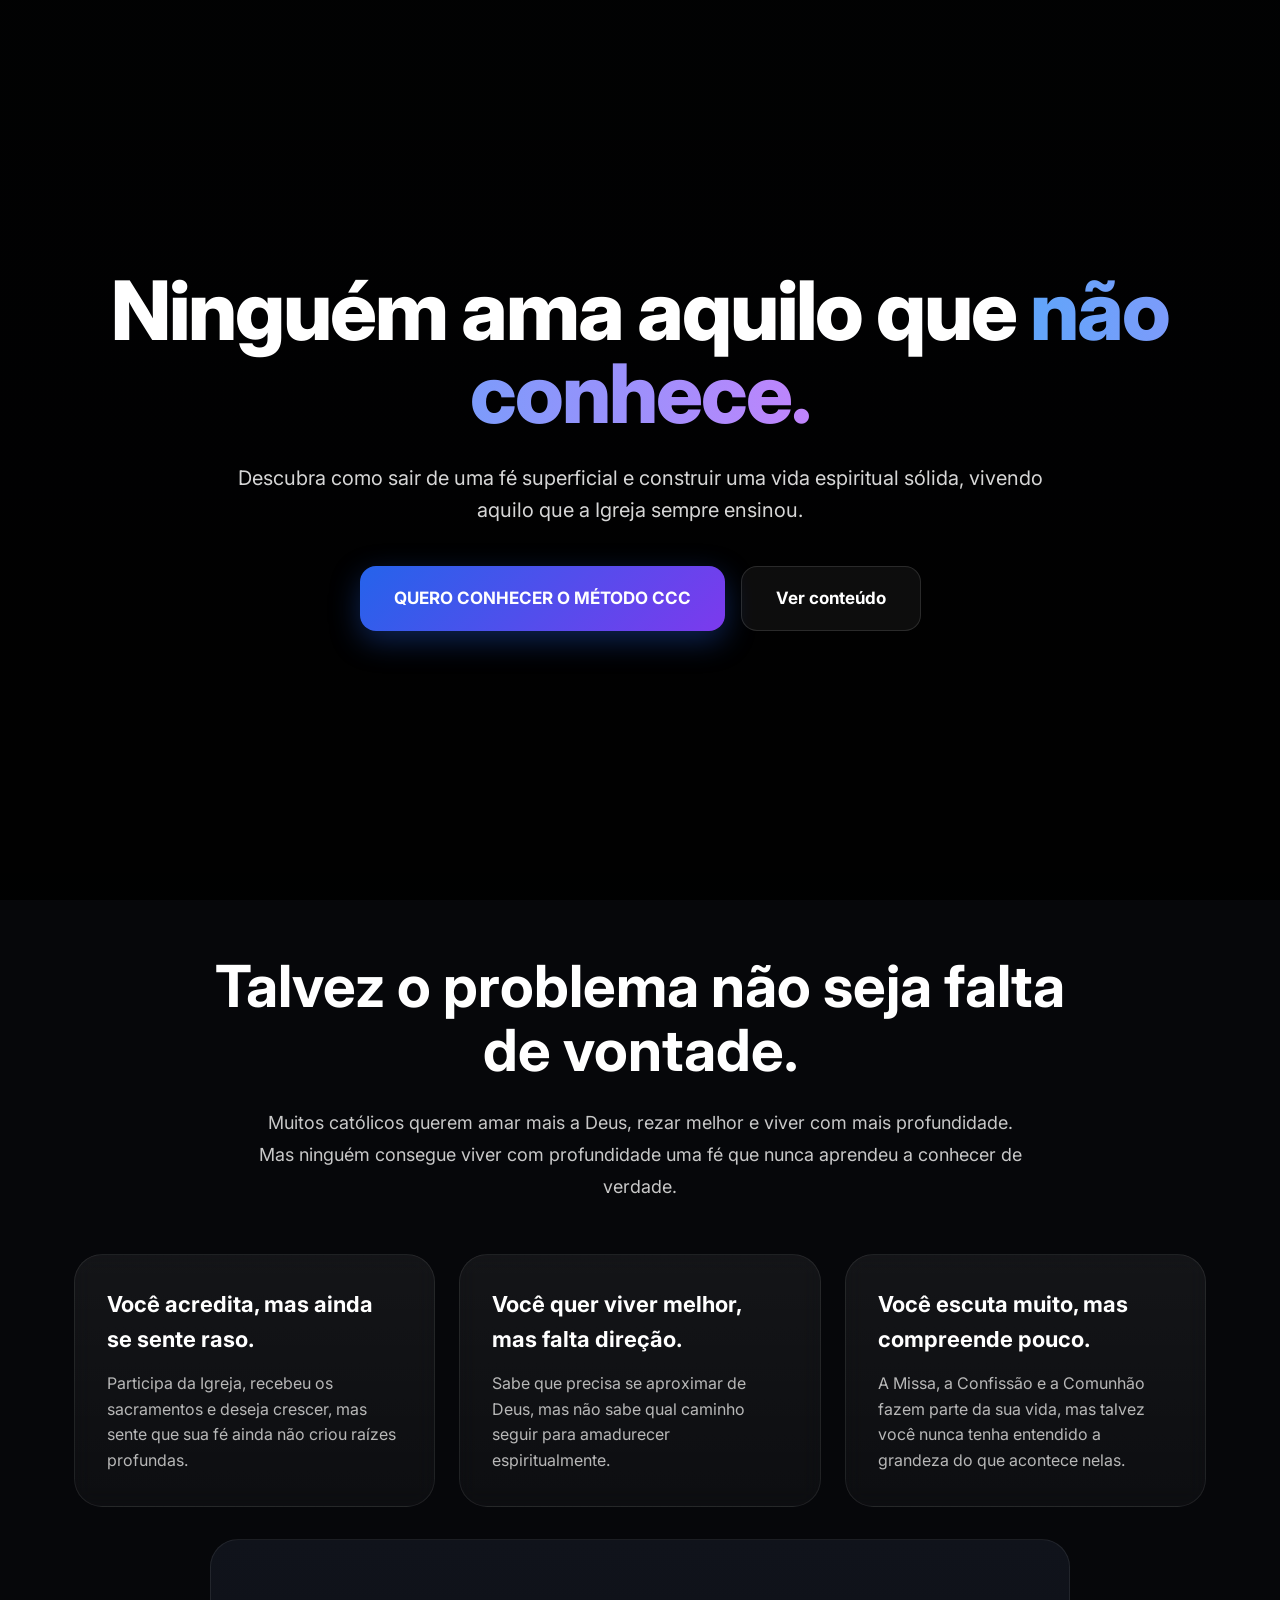
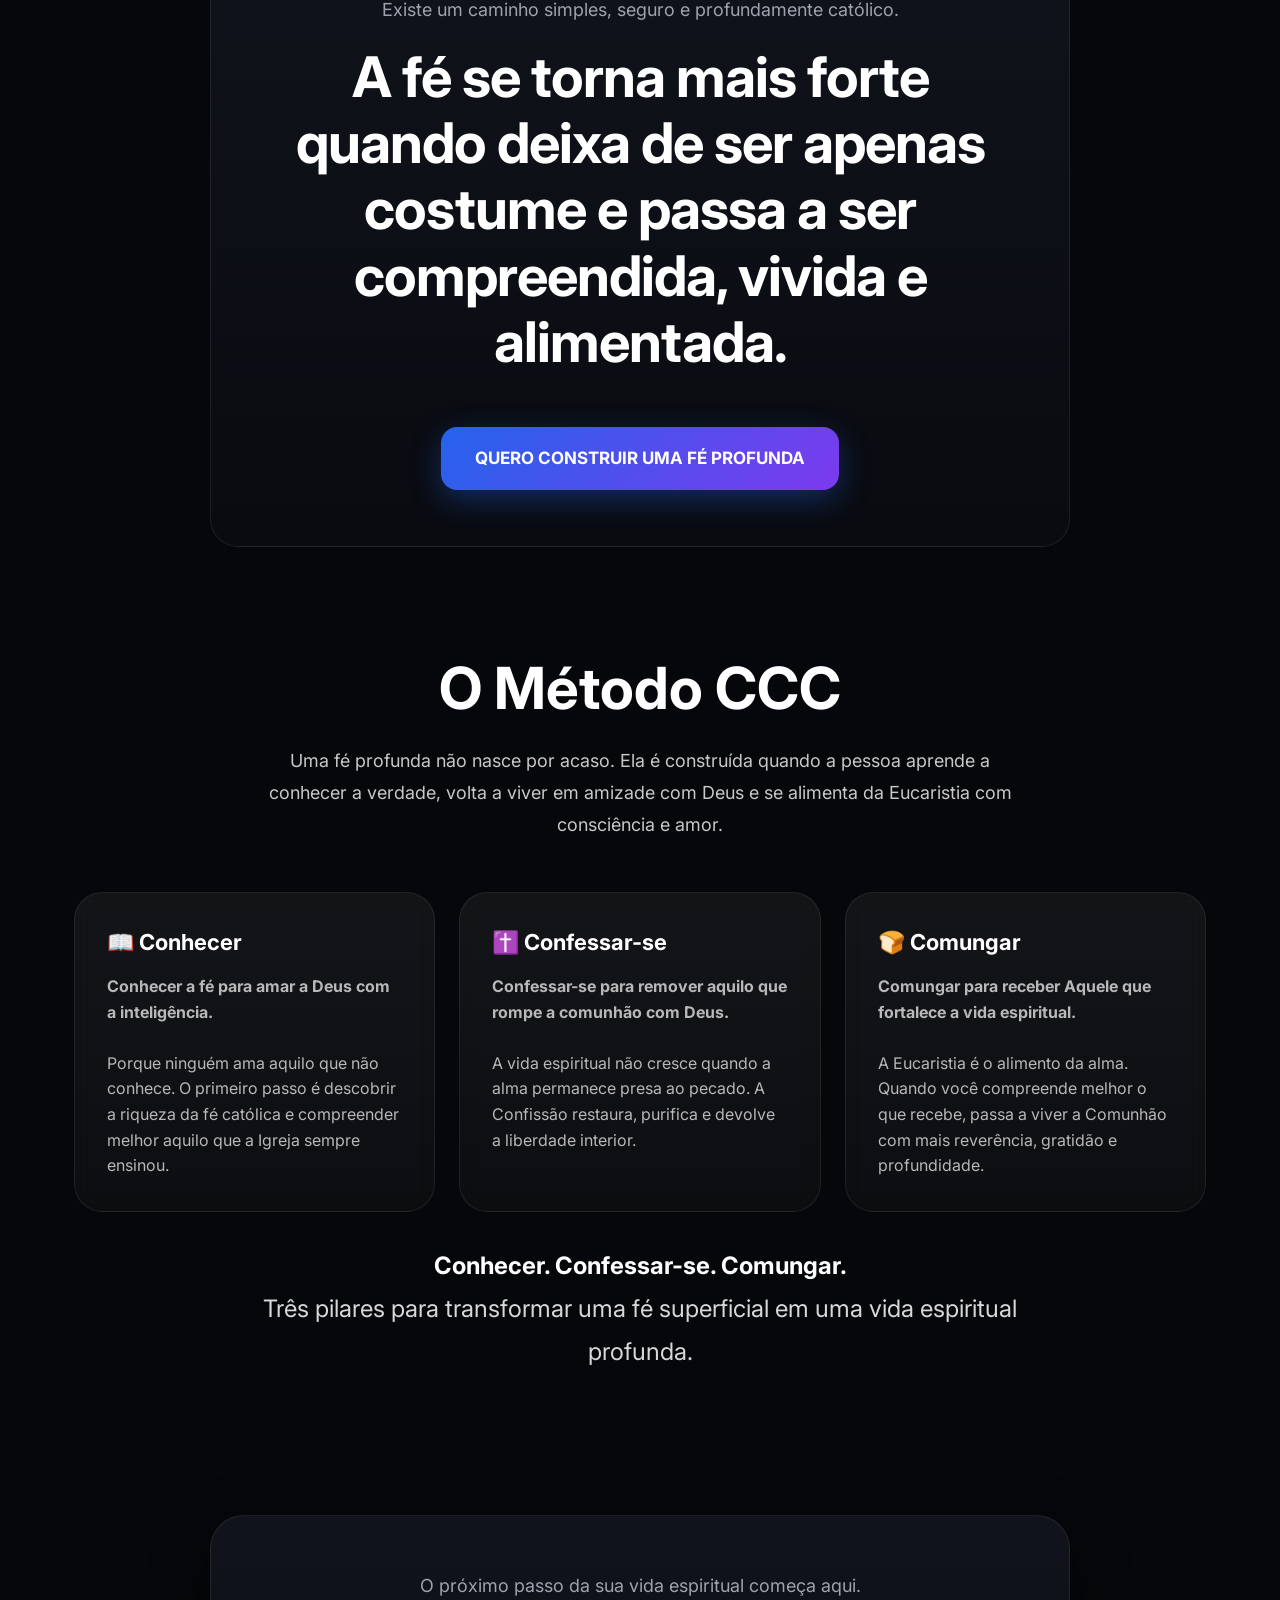
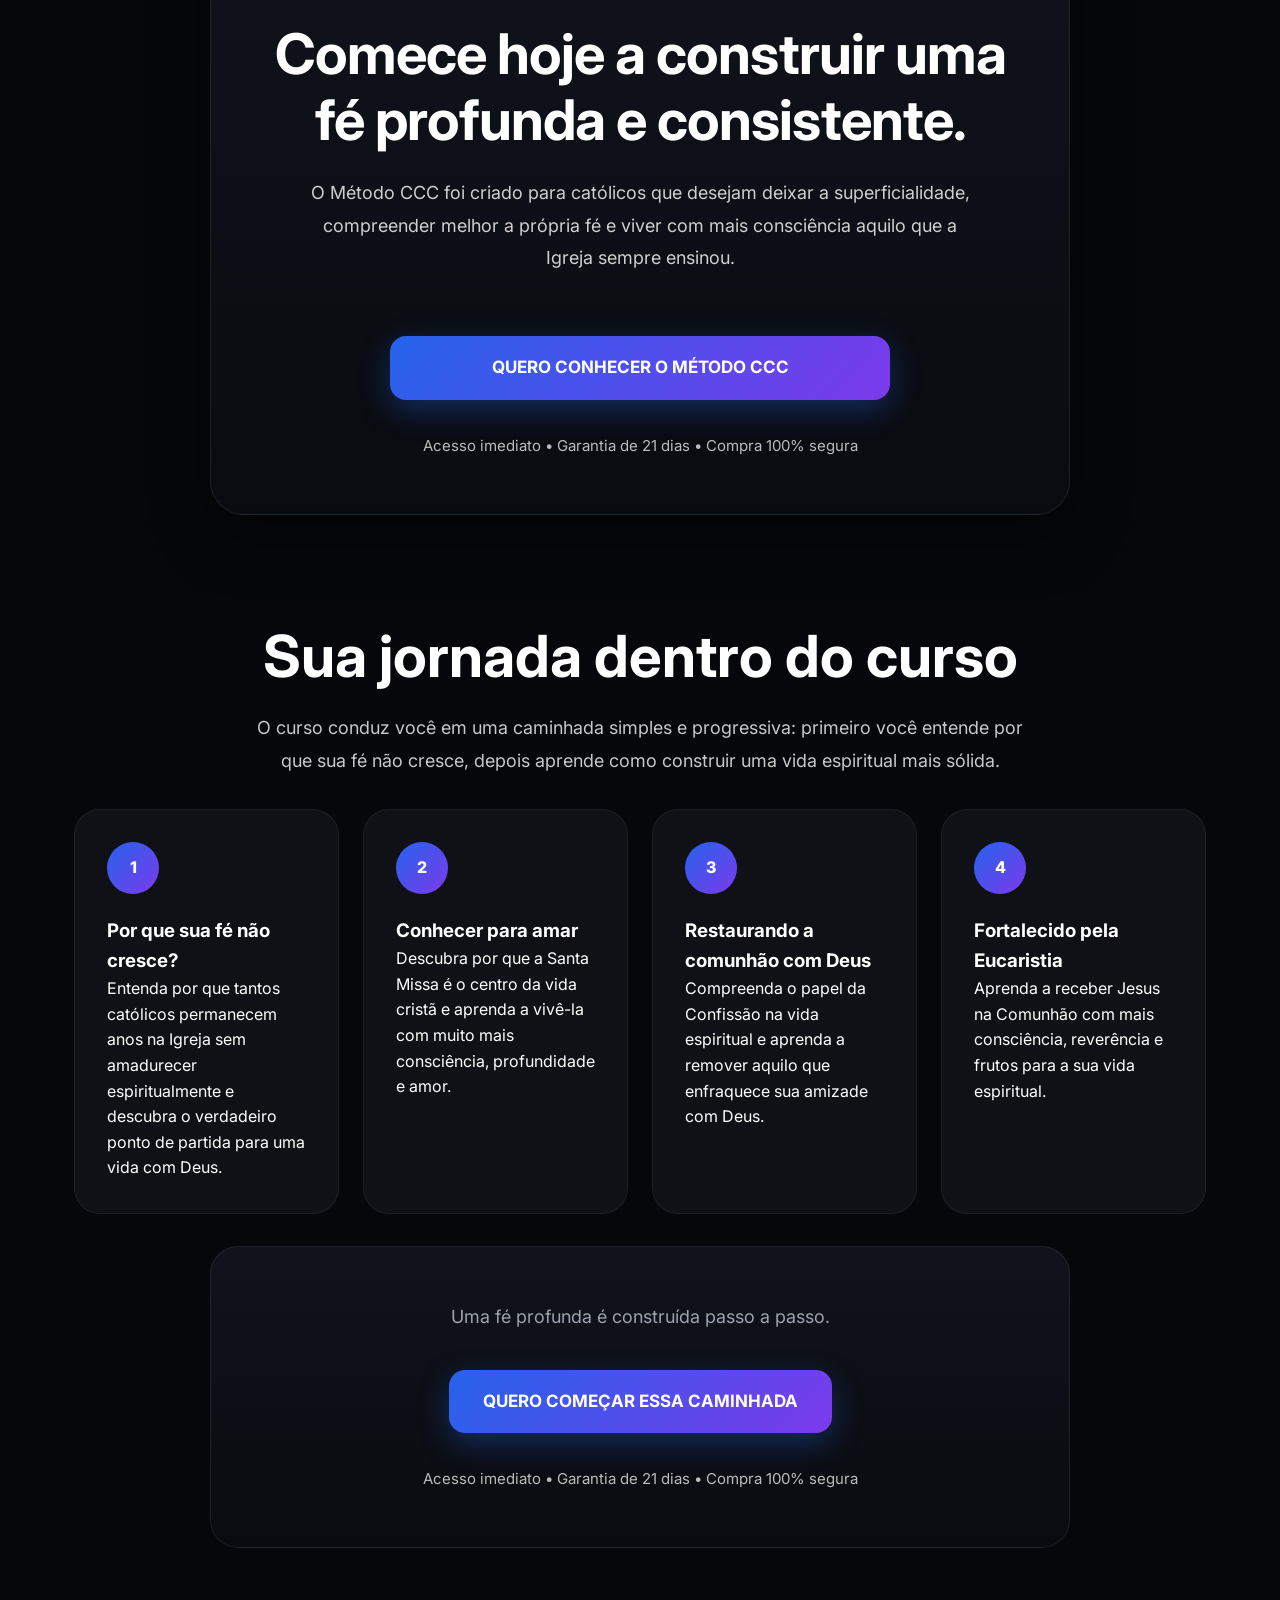
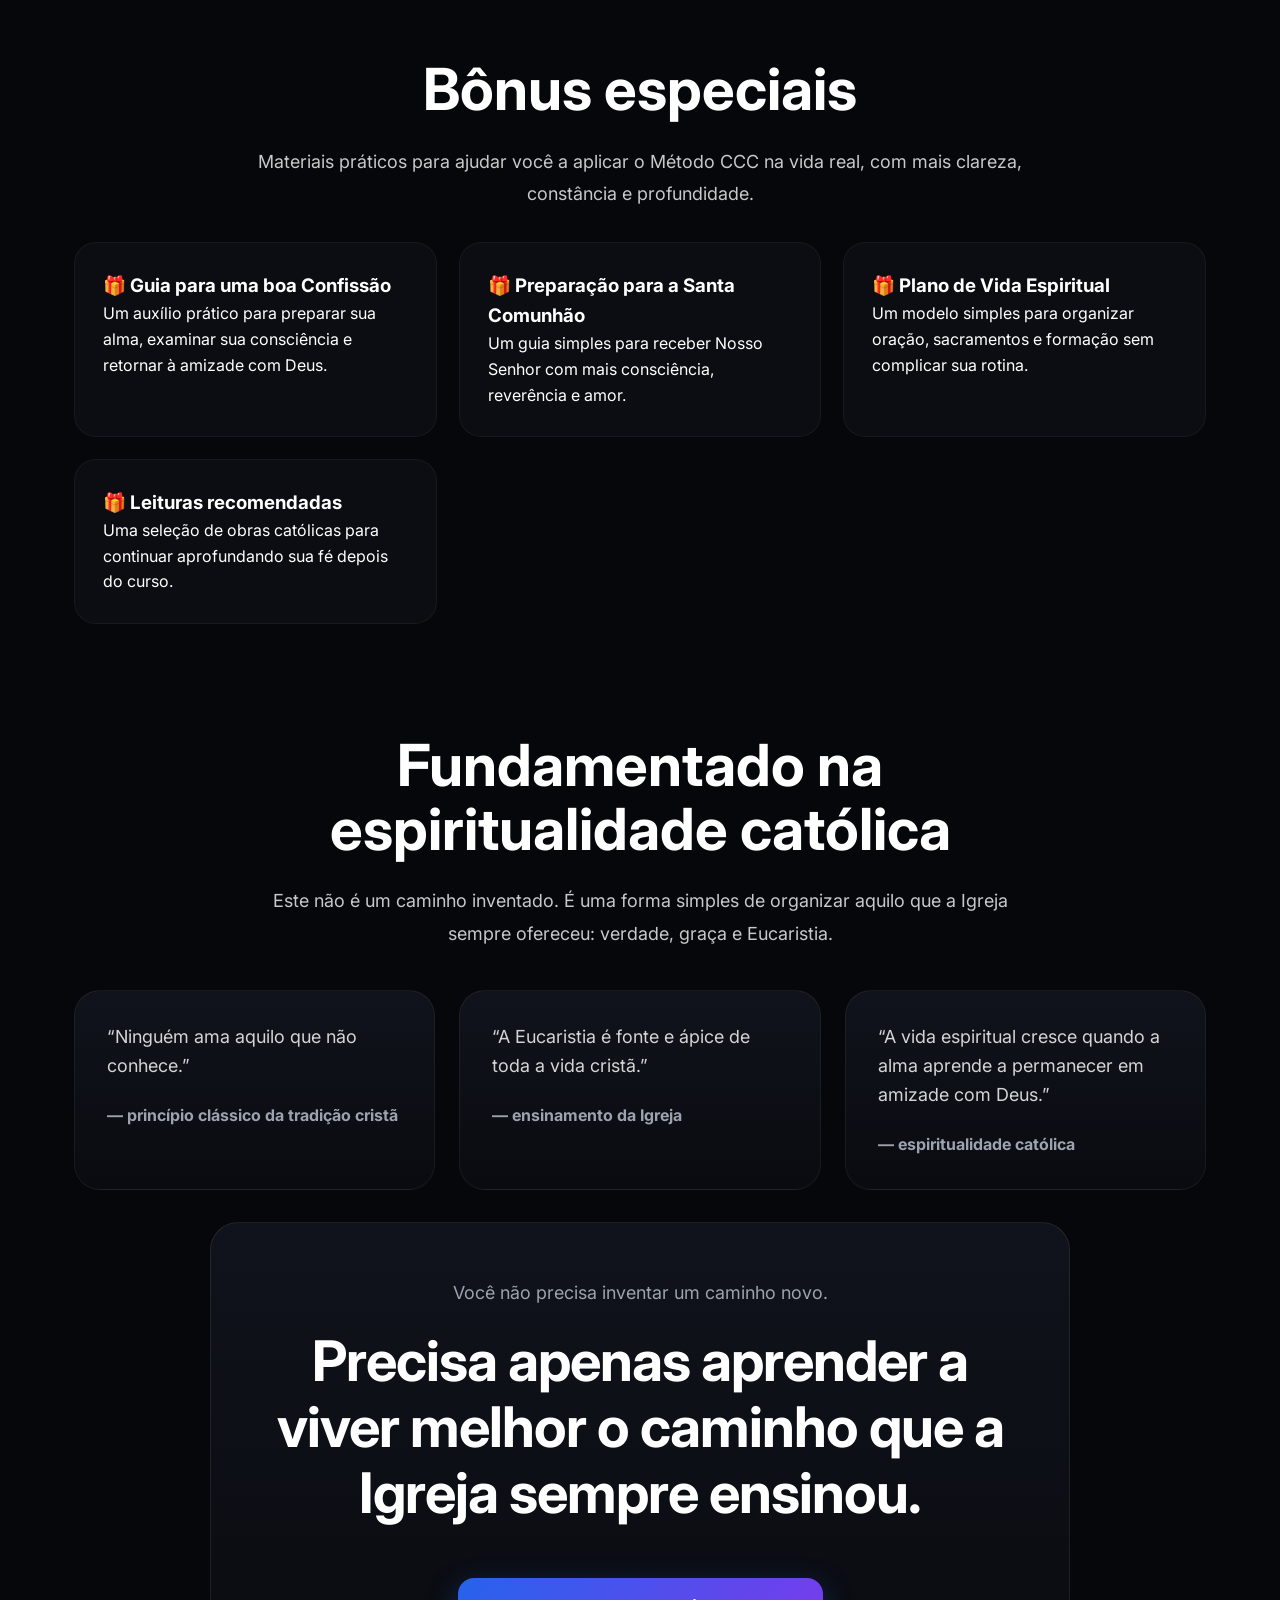
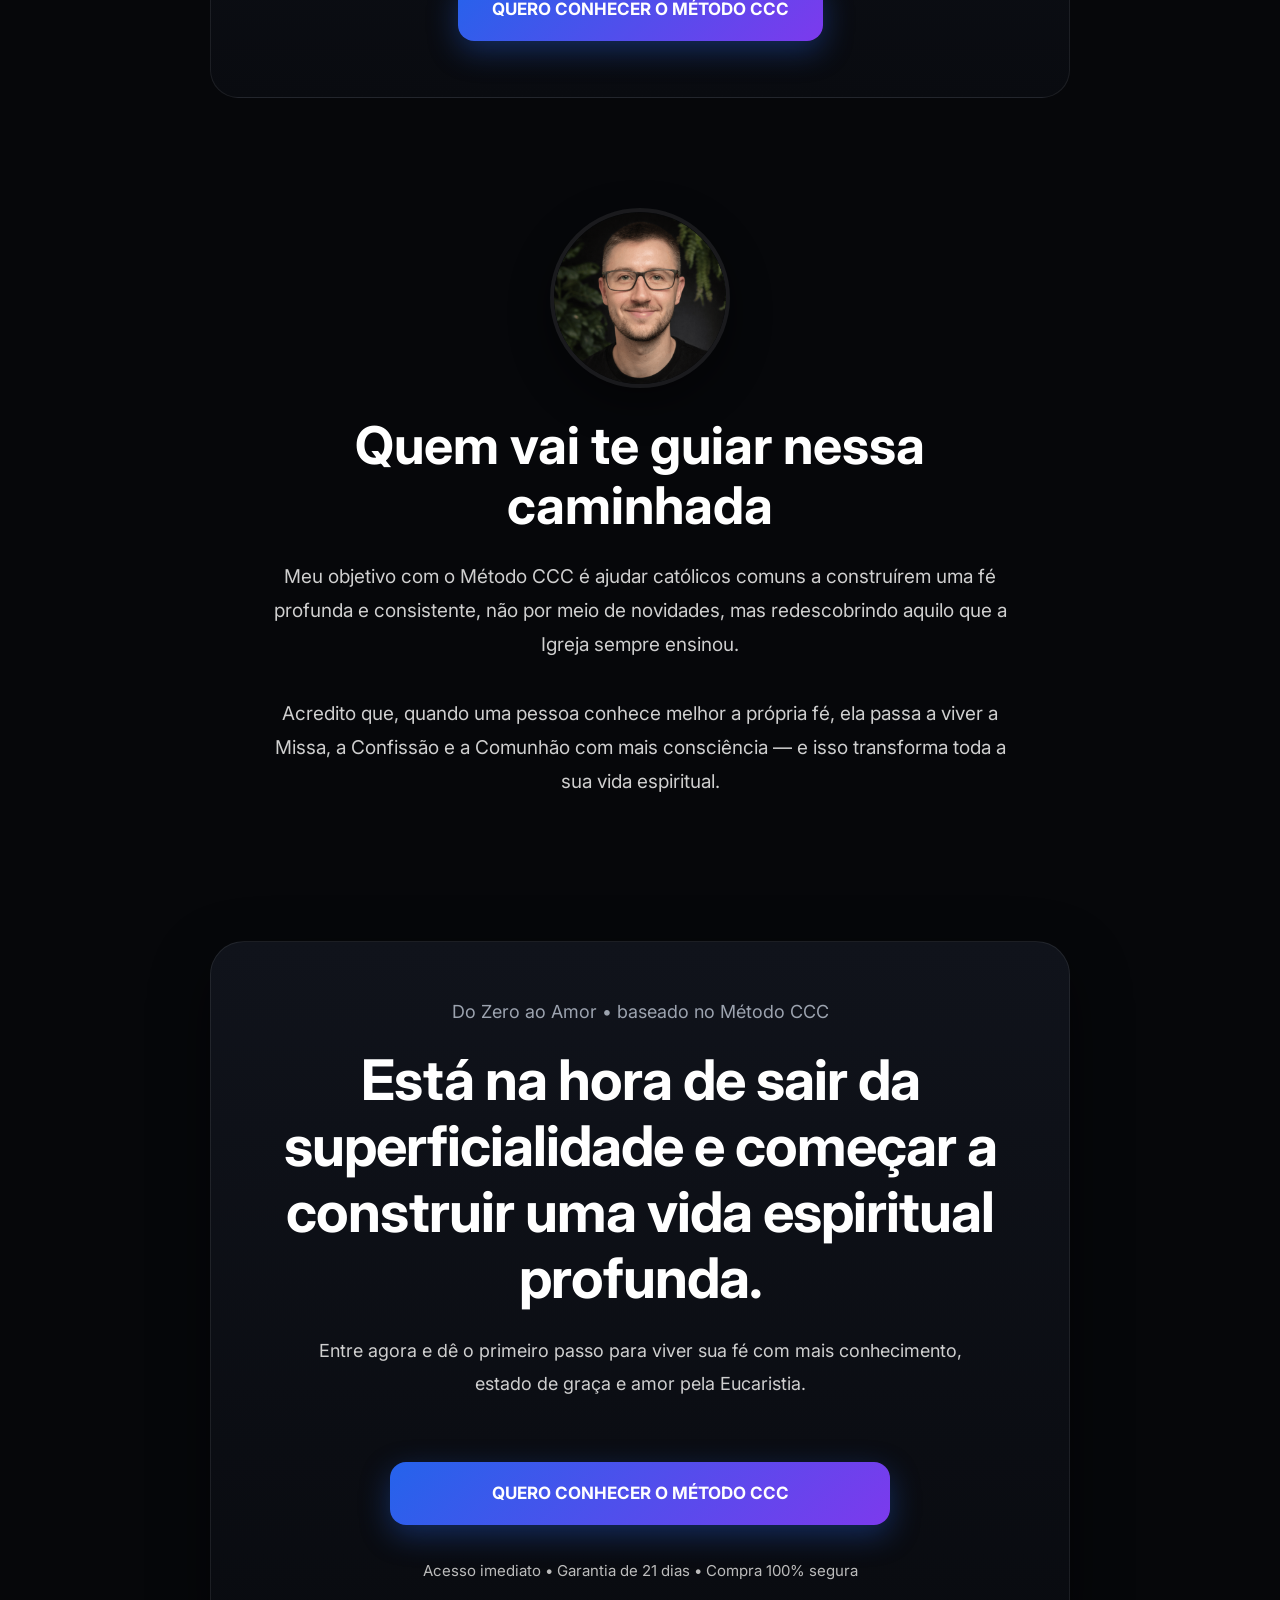
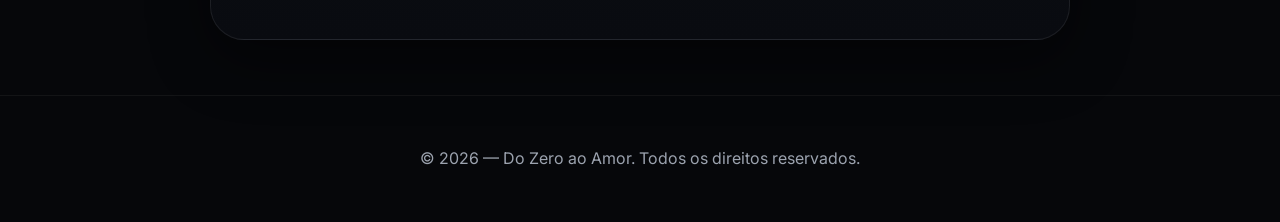
<file: index.html>
<!DOCTYPE html>
<html lang="pt-BR">

<head>
    <meta charset="UTF-8">
    <meta name="viewport" content="width=device-width, initial-scale=1.0">
    <title>Do Zero ao Amor • Método CCC</title>
    <link rel="preconnect" href="https://fonts.googleapis.com">
    <link rel="preconnect" href="https://fonts.gstatic.com" crossorigin>
    <link href="https://fonts.googleapis.com/css2?family=Inter:wght@400;500;600;700;800&display=swap" rel="stylesheet">
    <link rel="stylesheet" href="style.css">
</head>

<body>

    <section class="hero">
        <div class="container">
            <h1>Ninguém ama aquilo que <span class="highlight">não conhece.</span></h1>
            <p>Descubra como sair de uma fé superficial e construir uma vida espiritual sólida, vivendo aquilo que a
                Igreja sempre ensinou.</p>
            <div class="cta-group">
                <a href="https://tiagojensen.github.io/closed-class/" class="btn btn-primary">QUERO CONHECER O
                    MÉTODO CCC</a>
                <a href="#conteudo" class="btn btn-secondary">Ver conteúdo</a>
            </div>
        </div>
    </section>

    <section>
        <div class="container">
            <div class="section-title">
                <h2>Talvez o problema não seja falta de vontade.</h2>
                <p>Muitos católicos querem amar mais a Deus, rezar melhor e viver com mais profundidade. Mas ninguém
                    consegue viver com profundidade uma fé que nunca aprendeu a conhecer de verdade.</p>
            </div>
            <div class="cards">
                <div class="card">
                    <h3>Você acredita, mas ainda se sente raso.</h3>
                    <p>Participa da Igreja, recebeu os sacramentos e deseja crescer, mas sente que sua fé ainda não
                        criou raízes profundas.</p>
                </div>
                <div class="card">
                    <h3>Você quer viver melhor, mas falta direção.</h3>
                    <p>Sabe que precisa se aproximar de Deus, mas não sabe qual caminho seguir para amadurecer
                        espiritualmente.</p>
                </div>
                <div class="card">
                    <h3>Você escuta muito, mas compreende pouco.</h3>
                    <p>A Missa, a Confissão e a Comunhão fazem parte da sua vida, mas talvez você nunca tenha entendido
                        a grandeza do que acontece nelas.</p>
                </div>
            </div>
            <div class="offer-box">
                <div class="offer-small">Existe um caminho simples, seguro e profundamente católico.</div>
                <h2 class="box-title">A fé se torna mais forte quando deixa de ser apenas costume e passa a ser
                    compreendida, vivida e alimentada.</h2>
                <a href="https://tiagojensen.github.io/closed-class/" class="btn btn-primary">QUERO CONSTRUIR
                    UMA FÉ PROFUNDA</a>
            </div>
        </div>
    </section>

    <section id="conteudo">
        <div class="container">
            <div class="section-title">
                <h2>O Método CCC</h2>
                <p>Uma fé profunda não nasce por acaso. Ela é construída quando a pessoa aprende a conhecer a verdade,
                    volta a viver em amizade com Deus e se alimenta da Eucaristia com consciência e amor.</p>
            </div>
            <div class="cards">
                <div class="card">
                    <h3>📖 Conhecer</h3>
                    <p><strong>Conhecer a fé para amar a Deus com a inteligência.</strong><br><br>Porque ninguém ama
                        aquilo que não conhece. O primeiro passo é descobrir a riqueza da fé católica e compreender
                        melhor aquilo que a Igreja sempre ensinou.</p>
                </div>
                <div class="card">
                    <h3>✝️ Confessar-se</h3>
                    <p><strong>Confessar-se para remover aquilo que rompe a comunhão com Deus.</strong><br><br>A vida
                        espiritual não cresce quando a alma permanece presa ao pecado. A Confissão restaura, purifica e
                        devolve a liberdade interior.</p>
                </div>
                <div class="card">
                    <h3>🍞 Comungar</h3>
                    <p><strong>Comungar para receber Aquele que fortalece a vida espiritual.</strong><br><br>A
                        Eucaristia é o alimento da alma. Quando você compreende melhor o que recebe, passa a viver a
                        Comunhão com mais reverência, gratidão e profundidade.</p>
                </div>
            </div>
            <div class="method-summary">
                <p><strong>Conhecer. Confessar-se. Comungar.</strong><br>Três pilares para transformar uma fé
                    superficial em uma vida espiritual profunda.</p>
            </div>
        </div>
    </section>

    <section>
        <div class="container">
            <div class="pricing-box">
                <div class="offer-small">O próximo passo da sua vida espiritual começa aqui.</div>
                <h2 class="box-title">Comece hoje a construir uma fé profunda e consistente.</h2>
                <p class="box-text">O Método CCC foi criado para católicos que desejam deixar a superficialidade,
                    compreender melhor a própria fé e viver com mais consciência aquilo que a Igreja sempre ensinou.</p>
                <a href="https://tiagojensen.github.io/closed-class/" class="btn btn-primary"
                    style="width:100%;max-width:500px;">QUERO CONHECER O MÉTODO CCC</a>
                <div class="guarantee">Acesso imediato • Garantia de 21 dias • Compra 100% segura</div>
            </div>
        </div>
    </section>

    <section>
        <div class="container">
            <div class="section-title">
                <h2>Sua jornada dentro do curso</h2>
                <p>O curso conduz você em uma caminhada simples e progressiva: primeiro você entende por que sua fé não
                    cresce, depois aprende como construir uma vida espiritual mais sólida.</p>
            </div>
            <div class="journey">
                <div class="journey-step">
                    <div class="step-number">1</div>
                    <h3>Por que sua fé não cresce?</h3>
                    <p>Entenda por que tantos católicos permanecem anos na Igreja sem amadurecer espiritualmente e
                        descubra o verdadeiro ponto de partida para uma vida com Deus.</p>
                </div>
                <div class="journey-step">
                    <div class="step-number">2</div>
                    <h3>Conhecer para amar</h3>
                    <p>Descubra por que a Santa Missa é o centro da vida cristã e aprenda a vivê-la com muito mais
                        consciência, profundidade e amor.</p>
                </div>
                <div class="journey-step">
                    <div class="step-number">3</div>
                    <h3>Restaurando a comunhão com Deus</h3>
                    <p>Compreenda o papel da Confissão na vida espiritual e aprenda a remover aquilo que enfraquece sua
                        amizade com Deus.</p>
                </div>
                <div class="journey-step">
                    <div class="step-number">4</div>
                    <h3>Fortalecido pela Eucaristia</h3>
                    <p>Aprenda a receber Jesus na Comunhão com mais consciência, reverência e frutos para a sua vida
                        espiritual.</p>
                </div>
            </div>
            <div class="offer-box">
                <div class="offer-small">Uma fé profunda é construída passo a passo.</div>
                <a href="https://tiagojensen.github.io/closed-class/" class="btn btn-primary">QUERO COMEÇAR
                    ESSA CAMINHADA</a>
                <div class="guarantee">Acesso imediato • Garantia de 21 dias • Compra 100% segura</div>
            </div>
        </div>
    </section>

    <section>
        <div class="container">
            <div class="section-title">
                <h2>Bônus especiais</h2>
                <p>Materiais práticos para ajudar você a aplicar o Método CCC na vida real, com mais clareza, constância
                    e profundidade.</p>
            </div>
            <div class="benefits">
                <div class="benefit">
                    <h3>🎁 Guia para uma boa Confissão</h3>
                    <p>Um auxílio prático para preparar sua alma, examinar sua consciência e retornar à amizade com
                        Deus.</p>
                </div>
                <div class="benefit">
                    <h3>🎁 Preparação para a Santa Comunhão</h3>
                    <p>Um guia simples para receber Nosso Senhor com mais consciência, reverência e amor.</p>
                </div>
                <div class="benefit">
                    <h3>🎁 Plano de Vida Espiritual</h3>
                    <p>Um modelo simples para organizar oração, sacramentos e formação sem complicar sua rotina.</p>
                </div>
                <div class="benefit">
                    <h3>🎁 Leituras recomendadas</h3>
                    <p>Uma seleção de obras católicas para continuar aprofundando sua fé depois do curso.</p>
                </div>
            </div>
        </div>
    </section>

    <section>
        <div class="container">
            <div class="section-title">
                <h2>Fundamentado na espiritualidade católica</h2>
                <p>Este não é um caminho inventado. É uma forma simples de organizar aquilo que a Igreja sempre
                    ofereceu: verdade, graça e Eucaristia.</p>
            </div>
            <div class="testimonial-grid">
                <div class="testimonial">
                    <div class="quote">“Ninguém ama aquilo que não conhece.”</div>
                    <div class="author">— princípio clássico da tradição cristã</div>
                </div>
                <div class="testimonial">
                    <div class="quote">“A Eucaristia é fonte e ápice de toda a vida cristã.”</div>
                    <div class="author">— ensinamento da Igreja</div>
                </div>
                <div class="testimonial">
                    <div class="quote">“A vida espiritual cresce quando a alma aprende a permanecer em amizade com
                        Deus.”</div>
                    <div class="author">— espiritualidade católica</div>
                </div>
            </div>
            <div class="offer-box">
                <div class="offer-small">Você não precisa inventar um caminho novo.</div>
                <h2 class="box-title">Precisa apenas aprender a viver melhor o caminho que a Igreja sempre ensinou.</h2>
                <a href="https://tiagojensen.github.io/closed-class/" class="btn btn-primary">QUERO CONHECER O
                    MÉTODO CCC</a>
            </div>
        </div>
    </section>

    <section>
        <div class="container">
            <div class="profile">
                <img src="logo.png" alt="Tiago Jensen">
                <h2>Quem vai te guiar nessa caminhada</h2>
                <p>Meu objetivo com o Método CCC é ajudar católicos comuns a construírem uma fé profunda e consistente,
                    não por meio de novidades, mas redescobrindo aquilo que a Igreja sempre ensinou.<br><br>Acredito
                    que, quando uma pessoa conhece melhor a própria fé, ela passa a viver a Missa, a Confissão e a
                    Comunhão com mais consciência — e isso transforma toda a sua vida espiritual.</p>
            </div>
        </div>
    </section>

    <section>
        <div class="container">
            <div class="pricing-box">
                <div class="offer-small">Do Zero ao Amor • baseado no Método CCC</div>
                <h2 class="box-title">Está na hora de sair da superficialidade e começar a construir uma vida espiritual
                    profunda.</h2>
                <p class="box-text">Entre agora e dê o primeiro passo para viver sua fé com mais conhecimento, estado de
                    graça e amor pela Eucaristia.</p>
                <a href="https://tiagojensen.github.io/closed-class/" class="btn btn-primary"
                    style="width:100%;max-width:500px;">QUERO CONHECER O MÉTODO CCC</a>
                <div class="guarantee">Acesso imediato • Garantia de 21 dias • Compra 100% segura</div>
            </div>
        </div>
    </section>

    <footer>© 2026 — Do Zero ao Amor. Todos os direitos reservados.</footer>

</body>

</html>
</file>
<file: style.css>
* {
  margin: 0;
  padding: 0;
  box-sizing: border-box;
}

html {
  scroll-behavior: smooth;
}

body {
  font-family: 'Inter', sans-serif;
  background: #06070a;
  color: white;
  line-height: 1.6;
  overflow-x: hidden;
}

.container {
  width: 100%;
  max-width: 1180px;
  margin: 0 auto;
  padding: 0 24px;
}

section {
  padding: 90px 0;
  position: relative;
}

.hero {
  min-height: 100vh;
  display: flex;
  align-items: center;
  background:
    linear-gradient(rgba(0, 0, 0, .76), rgba(0, 0, 0, .92)),
    url('https://images.unsplash.com/photo-1504052434569-70ad5836ab65?q=80&w=1974&auto=format&fit=crop');
  background-size: cover;
  background-position: center;
  text-align: center;
}

.badge {
  display: inline-flex;
  align-items: center;
  gap: 10px;
  padding: 10px 18px;
  border: 1px solid rgba(255, 255, 255, .1);
  background: rgba(255, 255, 255, .06);
  border-radius: 999px;
  font-size: 14px;
  margin-bottom: 28px;
  backdrop-filter: blur(12px);
}

.hero h1 {
  font-size: clamp(42px, 7vw, 82px);
  line-height: 1.02;
  font-weight: 800;
  margin-bottom: 26px;
  letter-spacing: -2px;
}

.highlight {
  background: linear-gradient(90deg, #60a5fa, #c084fc);
  -webkit-background-clip: text;
  -webkit-text-fill-color: transparent;
}

.hero p {
  max-width: 820px;
  margin: 0 auto 40px;
  font-size: 20px;
  color: #d6d6d6;
}

.cta-group {
  display: flex;
  justify-content: center;
  flex-wrap: wrap;
  gap: 16px;
  margin-top: 32px;
}

.btn {
  display: inline-flex;
  align-items: center;
  justify-content: center;
  padding: 18px 34px;
  border-radius: 16px;
  font-weight: 700;
  font-size: 17px;
  text-decoration: none;
  transition: .3s ease;
}

.btn-primary {
  background: linear-gradient(135deg, #2563eb, #7c3aed);
  color: white;
  box-shadow: 0 10px 30px rgba(37, 99, 235, .35);
}

.btn-primary:hover {
  transform: translateY(-3px);
  box-shadow: 0 18px 40px rgba(37, 99, 235, .45);
}

.btn-secondary {
  border: 1px solid rgba(255, 255, 255, .12);
  background: rgba(255, 255, 255, .05);
  color: white;
}

.cards {
  display: grid;
  grid-template-columns: repeat(auto-fit, minmax(260px, 1fr));
  gap: 24px;
  margin-top: 50px;
}

.card {
  background: linear-gradient(180deg, rgba(255, 255, 255, .06), rgba(255, 255, 255, .03));
  border: 1px solid rgba(255, 255, 255, .08);
  padding: 32px;
  border-radius: 28px;
  backdrop-filter: blur(10px);
}

.card h3 {
  font-size: 22px;
  margin-bottom: 14px;
}

.card p {
  color: #b8b8b8;
}

.section-title {
  text-align: center;
  margin-bottom: 60px;
}

.section-title h2 {
  font-size: clamp(34px, 5vw, 58px);
  line-height: 1.1;
  margin-bottom: 18px;
}

.section-title p {
  max-width: 780px;
  margin: 0 auto;
  color: #c8c8c8;
  font-size: 18px;
}

.journey {
  display: grid;
  grid-template-columns: repeat(auto-fit, minmax(260px, 1fr));
  gap: 24px;
  margin-top: 30px;
}

.journey-step {
  padding: 32px;
  border-radius: 26px;
  background: #0f1117;
  border: 1px solid rgba(255, 255, 255, .06);
}

.step-number {
  width: 52px;
  height: 52px;
  border-radius: 50%;
  display: flex;
  align-items: center;
  justify-content: center;
  font-weight: 800;
  margin-bottom: 22px;
  background: linear-gradient(135deg, #2563eb, #7c3aed);
}

.benefits {
  display: grid;
  grid-template-columns: repeat(auto-fit, minmax(300px, 1fr));
  gap: 22px;
}

.benefit {
  padding: 28px;
  background: #0b0d12;
  border-radius: 22px;
  border: 1px solid rgba(255, 255, 255, .05);
}

.offer-box {
  margin-top: 50px;
  padding: 40px;
  border-radius: 28px;
  background: linear-gradient(180deg, #10131b, #090b10);
  border: 1px solid rgba(255, 255, 255, .08);
  text-align: center;
}

.offer-small {
  color: #9ca3af;
  font-size: 18px;
  margin-bottom: 10px;
}

.offer-big {
  display: flex;
  flex-direction: column;
  align-items: center;
  line-height: 1;
  margin-bottom: 18px;
}

.offer-big span {
  font-size: clamp(24px, 4vw, 36px);
  font-weight: 600;
  color: #cfcfcf;
  margin-bottom: 8px;
}

.offer-big strong {
  font-size: clamp(62px, 10vw, 110px);
  font-weight: 800;
  letter-spacing: -3px;
  background: linear-gradient(90deg, #60a5fa, #c084fc);
  -webkit-background-clip: text;
  -webkit-text-fill-color: transparent;
}

.offer-cash {
  font-size: 15px;
  color: #9ca3af;
  margin-bottom: 28px;
}

.testimonial-grid {
  display: grid;
  grid-template-columns: repeat(auto-fit, minmax(320px, 1fr));
  gap: 24px;
  margin-top: 40px;
}

.testimonial {
  background: linear-gradient(180deg, #10131b, #090b10);
  padding: 32px;
  border-radius: 26px;
  border: 1px solid rgba(255, 255, 255, .06);
}

.quote {
  font-size: 18px;
  color: #d4d4d4;
  margin-bottom: 22px;
}

.author {
  font-weight: 700;
  color: #9ca3af;
}

.profile {
  display: flex;
  flex-direction: column;
  align-items: center;
  text-align: center;
  max-width: 760px;
  margin: 0 auto;
}

.profile img {
  width: 180px;
  height: 180px;
  object-fit: cover;
  border-radius: 50%;
  margin-bottom: 28px;
  border: 4px solid rgba(255, 255, 255, .08);
  box-shadow: 0 15px 40px rgba(0, 0, 0, .45);
}

.pricing-box {
  max-width: 760px;
  margin: 0 auto;
  padding: 48px;
  background: linear-gradient(180deg, #10131b, #090b10);
  border-radius: 34px;
  text-align: center;
  border: 1px solid rgba(255, 255, 255, .08);
  box-shadow: 0 20px 60px rgba(0, 0, 0, .45);
}

.guarantee {
  margin-top: 28px;
  color: #bcbcbc;
  font-size: 15px;
}

footer {
  padding: 50px 20px;
  text-align: center;
  color: #9ca3af;
  border-top: 1px solid rgba(255, 255, 255, .05);
}

@media(max-width:768px) {

  section {
    padding: 70px 0;
  }

  .hero p {
    font-size: 18px;
  }

  .btn {
    width: 100%;
  }

  .pricing-box {
    padding: 36px 24px;
  }

  .offer-box {
    padding: 32px 24px;
  }

}

/* AJUSTES GERAIS DE ESPAÇAMENTO E RESPONSIVIDADE */

section {
  padding: 55px 0;
}

.section-title {
  max-width: 860px;
  margin: 0 auto 32px;
}

.section-title h2 {
  margin-bottom: 24px;
}

.section-title p {
  line-height: 1.8;
}

.card,
.benefit,
.testimonial,
.journey-step,
.offer-box,
.pricing-box {
  text-align: left;
}

.offer-box,
.pricing-box {
  max-width: 860px;
  margin: 32px auto 0;
  padding: 56px 48px;
  text-align: center;
}

.offer-box .btn,
.pricing-box .btn {
  margin-top: 28px;
}

.box-title {
  max-width: 760px;
  margin: 20px auto 24px;
  font-size: clamp(34px, 5vw, 56px);
  line-height: 1.18;
  letter-spacing: -1px;
}

.box-text {
  max-width: 680px;
  margin: 0 auto 34px;
  font-size: 18px;
  line-height: 1.8;
  color: #cfcfcf;
}

.method-summary {
  max-width: 820px;
  margin: 32px auto 0;
  text-align: center;
  font-size: 24px;
  line-height: 1.8;
  color: #d8d8d8;
}

.method-summary strong {
  color: white;
}

.guarantee {
  margin-top: 34px;
  line-height: 1.6;
}

.profile h2 {
  font-size: clamp(34px, 5vw, 52px);
  line-height: 1.15;
  margin-bottom: 24px;
}

.profile p {
  font-size: 19px;
  line-height: 1.8;
  color: #cfcfcf;
  max-width: 760px;
}

/* MOBILE */

@media(max-width:768px) {

  section {
    padding: 46px 0;
  }

  .container {
    padding: 0 20px;
  }

  .hero {
    min-height: auto;
    padding: 110px 0 80px;
  }

  .hero h1 {
    font-size: clamp(38px, 11vw, 54px);
    line-height: 1.08;
  }

  .hero p {
    font-size: 18px;
    line-height: 1.7;
  }

  .badge {
    font-size: 13px;
    line-height: 1.5;
    text-align: center;
  }

  .cards,
  .journey,
  .benefits,
  .testimonial-grid {
    gap: 18px;
    margin-top: 36px;
  }

  .card,
  .benefit,
  .testimonial,
  .journey-step {
    padding: 26px;
    border-radius: 22px;
  }

  .offer-box,
  .pricing-box {
    margin-top: 44px;
    padding: 36px 24px;
    border-radius: 26px;
  }

  .box-title {
    font-size: 30px;
    line-height: 1.22;
  }

  .box-text {
    font-size: 16px;
  }

  .btn {
    width: 100%;
    padding: 18px 20px;
    font-size: 15px;
    text-align: center;
  }

  .method-summary {
    font-size: 19px;
    margin-top: 44px;
  }

}
</file>
